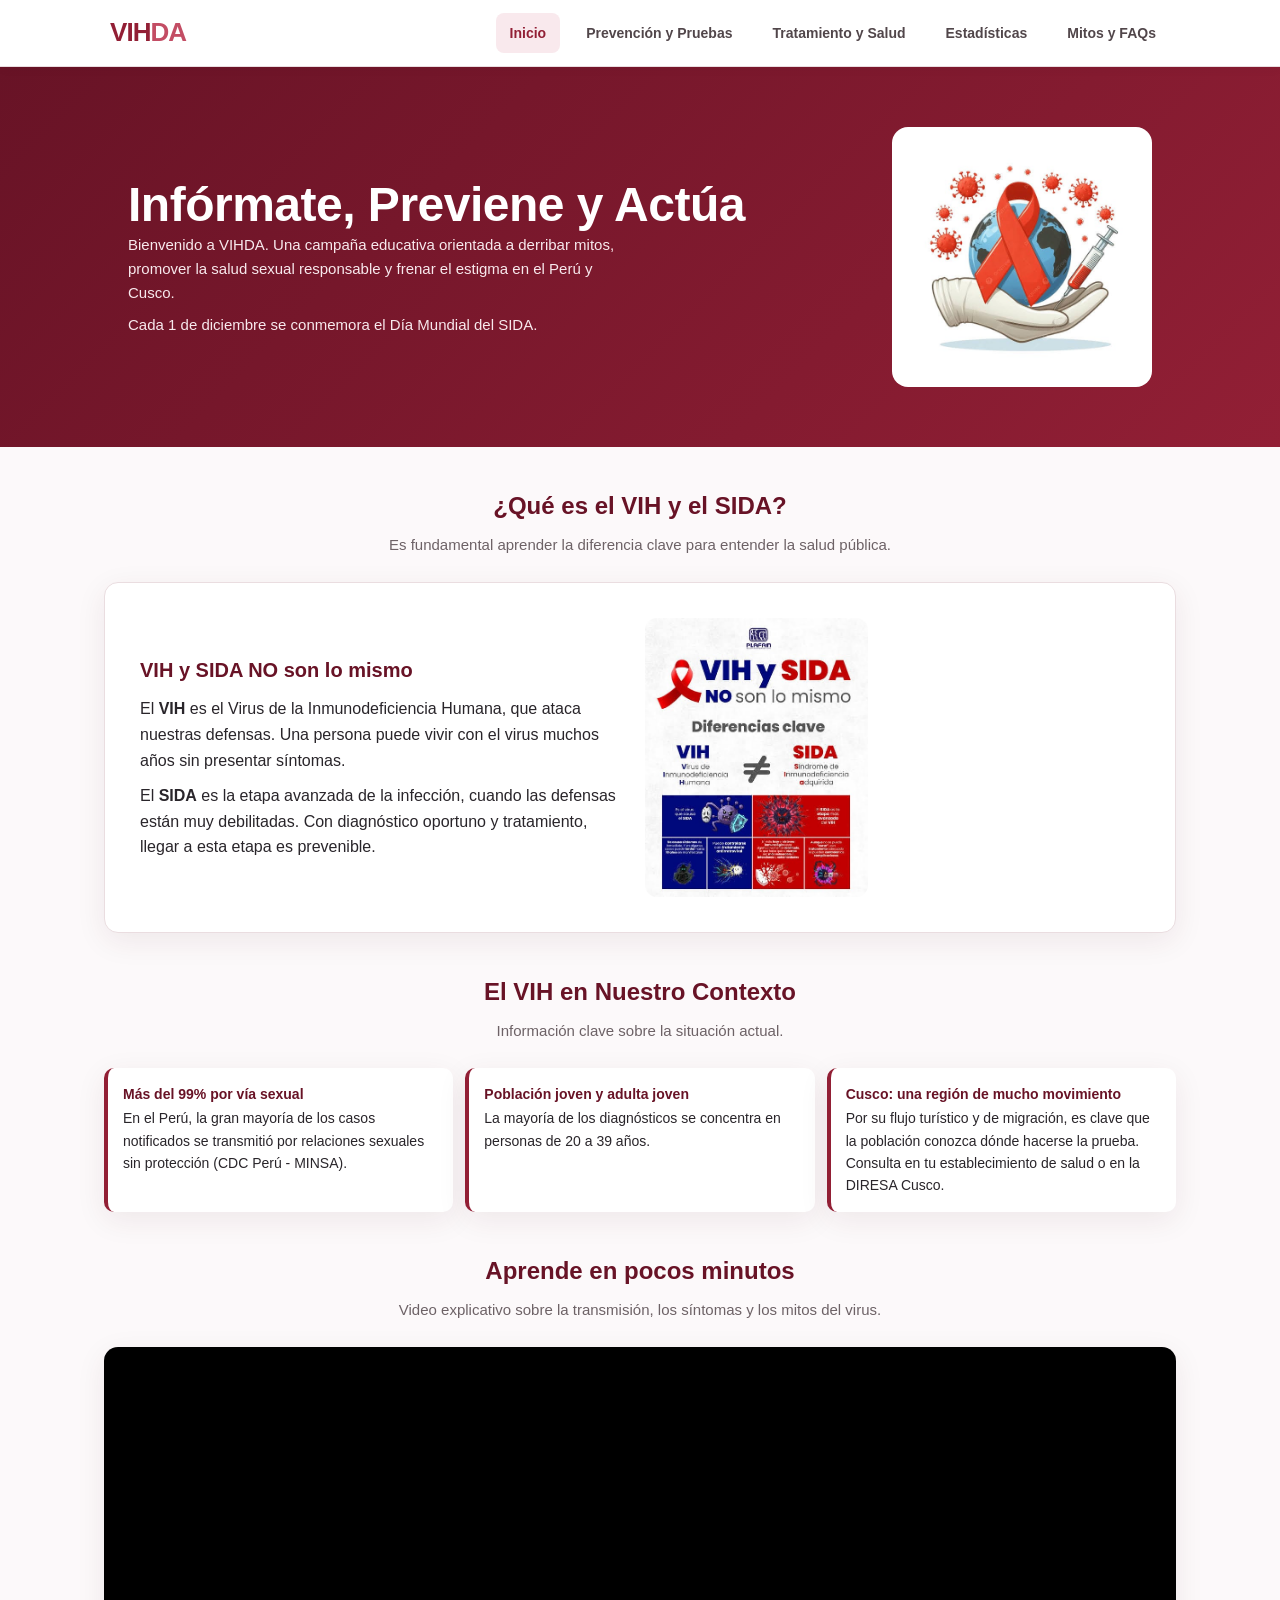
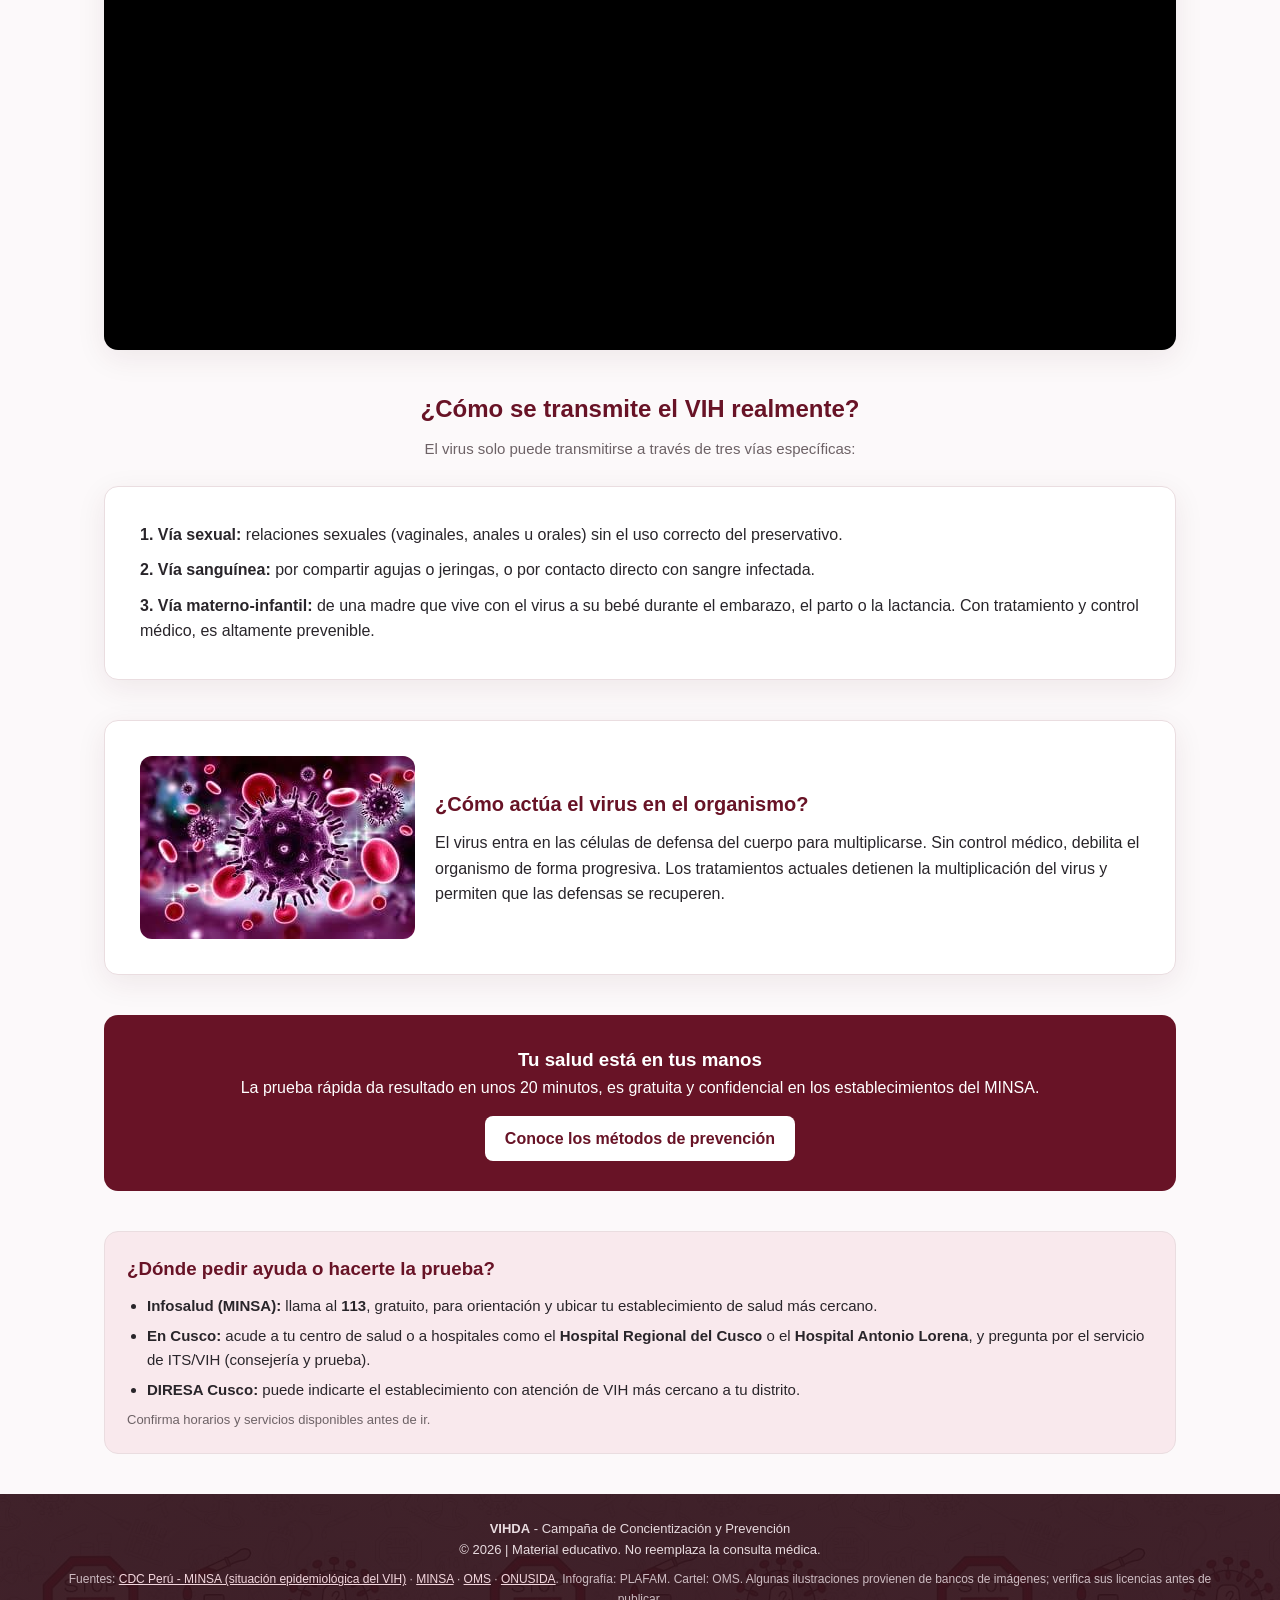
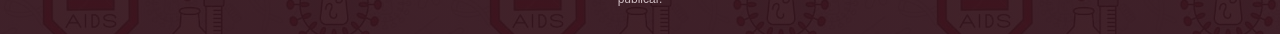
<file: index.html>
<!DOCTYPE html>
<html lang="es">
<head>
    <meta charset="UTF-8">
    <meta name="viewport" content="width=device-width, initial-scale=1.0">
    <title>VIHDA - Campaña de Prevención del VIH y SIDA</title>
    <meta name="description" content="Campaña educativa sobre VIH y SIDA en el Perú y Cusco: prevención, pruebas, tratamiento y lucha contra el estigma.">
    <meta property="og:title" content="VIHDA - Campaña de Prevención del VIH y SIDA">
    <meta property="og:description" content="Campaña educativa sobre VIH y SIDA en el Perú y Cusco: prevención, pruebas, tratamiento y lucha contra el estigma.">
    <meta property="og:type" content="website">
    <link rel="icon" href="data:image/svg+xml,%3Csvg xmlns='http://www.w3.org/2000/svg' viewBox='0 0 100 100'%3E%3Ctext y='.9em' font-size='90'%3E%F0%9F%8E%97%EF%B8%8F%3C/text%3E%3C/svg%3E">
    <link rel="stylesheet" href="estilos.css">
</head>
<body>
    <a href="#contenido" class="saltar">Saltar al contenido</a>

    <header class="encabezado">
        <div class="nav-contenedor">
            <a href="index.html" class="logo">VIH<span>DA</span></a>
            <nav class="menu-navegacion" aria-label="Menú principal">
                <a href="index.html" class="activo" aria-current="page">Inicio</a>
                <a href="prevencion.html">Prevención y Pruebas</a>
                <a href="tratamiento.html">Tratamiento y Salud</a>
                <a href="estadisticas.html">Estadísticas</a>
                <a href="comunidad.html">Mitos y FAQs</a>
            </nav>
        </div>
    </header>

    <main id="contenido" class="content-wrapper">

        <section class="hero">
            <div>
                <h1>Infórmate, Previene y Actúa</h1>
                <p>Bienvenido a VIHDA. Una campaña educativa orientada a derribar mitos, promover la salud sexual responsable y frenar el estigma en el Perú y Cusco.</p>
                <p class="nota-pequena" style="color:#f8e9ed">Cada 1 de diciembre se conmemora el Día Mundial del SIDA.</p>
            </div>
            <img class="hero-img" src="imagenes/ilustracion-mundial.png" alt="Lazo rojo sobre el planeta, símbolo de la campaña mundial contra el VIH">
        </section>

        <section class="seccion">
            <div class="titulo-seccion">
                <h2>¿Qué es el VIH y el SIDA?</h2>
                <p>Es fundamental aprender la diferencia clave para entender la salud pública.</p>
            </div>

            <div class="bloque-flexible">
                <div>
                    <h3>VIH y SIDA NO son lo mismo</h3>
                    <p>El <strong>VIH</strong> es el Virus de la Inmunodeficiencia Humana, que ataca nuestras defensas. Una persona puede vivir con el virus muchos años sin presentar síntomas.</p>
                    <p style="margin-top: 10px;">El <strong>SIDA</strong> es la etapa avanzada de la infección, cuando las defensas están muy debilitadas. Con diagnóstico oportuno y tratamiento, llegar a esta etapa es prevenible.</p>
                </div>
                <a href="imagenes/infografia-diferencias.png" target="_blank" rel="noopener" title="Abrir la infografía en tamaño completo">
                    <img src="imagenes/infografia-diferencias.png" alt="Infografía de PLAFAM: diferencias clave entre VIH y SIDA">
                </a>
            </div>

            <div class="titulo-seccion espacio-arriba">
                <h2>El VIH en Nuestro Contexto</h2>
                <p>Información clave sobre la situación actual.</p>
            </div>
            <div class="tarjetas-mini">
                <div class="tarjeta-mini">
                    <strong>Más del 99% por vía sexual</strong>
                    En el Perú, la gran mayoría de los casos notificados se transmitió por relaciones sexuales sin protección (CDC Perú - MINSA).
                </div>
                <div class="tarjeta-mini">
                    <strong>Población joven y adulta joven</strong>
                    La mayoría de los diagnósticos se concentra en personas de 20 a 39 años.
                </div>
                <div class="tarjeta-mini">
                    <strong>Cusco: una región de mucho movimiento</strong>
                    Por su flujo turístico y de migración, es clave que la población conozca dónde hacerse la prueba. Consulta en tu establecimiento de salud o en la DIRESA Cusco.
                </div>
            </div>

            <div class="titulo-seccion espacio-arriba">
                <h2>Aprende en pocos minutos</h2>
                <p>Video explicativo sobre la transmisión, los síntomas y los mitos del virus.</p>
            </div>
            <div class="video-contenedor" id="video-contenedor"></div>

            <div class="titulo-seccion espacio-arriba">
                <h2>¿Cómo se transmite el VIH realmente?</h2>
                <p>El virus solo puede transmitirse a través de tres vías específicas:</p>
            </div>
            <div class="bloque-flexible">
                <div>
                    <p style="margin-bottom: 10px;"><strong>1. Vía sexual:</strong> relaciones sexuales (vaginales, anales u orales) sin el uso correcto del preservativo.</p>
                    <p style="margin-bottom: 10px;"><strong>2. Vía sanguínea:</strong> por compartir agujas o jeringas, o por contacto directo con sangre infectada.</p>
                    <p><strong>3. Vía materno-infantil:</strong> de una madre que vive con el virus a su bebé durante el embarazo, el parto o la lactancia. Con tratamiento y control médico, es altamente prevenible.</p>
                </div>
            </div>

            <div class="bloque-flexible espacio-arriba">
                <img src="imagenes/render-virus.png" alt="Representación del virus del VIH rodeado de glóbulos rojos">
                <div>
                    <h3>¿Cómo actúa el virus en el organismo?</h3>
                    <p>El virus entra en las células de defensa del cuerpo para multiplicarse. Sin control médico, debilita el organismo de forma progresiva. Los tratamientos actuales detienen la multiplicación del virus y permiten que las defensas se recuperen.</p>
                </div>
            </div>

            <div class="banner-accion">
                <h3>Tu salud está en tus manos</h3>
                <p>La prueba rápida da resultado en unos 20 minutos, es gratuita y confidencial en los establecimientos del MINSA.</p>
                <a href="prevencion.html" class="boton-blanco">Conoce los métodos de prevención</a>
            </div>

        <div class="caja-ayuda">
            <h3>¿Dónde pedir ayuda o hacerte la prueba?</h3>
            <ul>
                <li><strong>Infosalud (MINSA):</strong> llama al <strong>113</strong>, gratuito, para orientación y ubicar tu establecimiento de salud más cercano.</li>
                <li><strong>En Cusco:</strong> acude a tu centro de salud o a hospitales como el <strong>Hospital Regional del Cusco</strong> o el <strong>Hospital Antonio Lorena</strong>, y pregunta por el servicio de ITS/VIH (consejería y prueba).</li>
                <li><strong>DIRESA Cusco:</strong> puede indicarte el establecimiento con atención de VIH más cercano a tu distrito.</li>
            </ul>
            <p class="nota-pequena">Confirma horarios y servicios disponibles antes de ir.</p>
        </div>
        </section>
    </main>

    <footer class="pie">
        <p><strong>VIHDA</strong> - Campaña de Concientización y Prevención</p>
        <p>&copy; <span id="anio-actual"></span> | Material educativo. No reemplaza la consulta médica.</p>
        <p class="fuentes">Fuentes: <a href="https://www.dge.gob.pe/vih/" target="_blank" rel="noopener">CDC Perú - MINSA (situación epidemiológica del VIH)</a> · <a href="https://www.gob.pe/minsa" target="_blank" rel="noopener">MINSA</a> · <a href="https://www.who.int/es/health-topics/hiv-aids" target="_blank" rel="noopener">OMS</a> · <a href="https://www.unaids.org/es" target="_blank" rel="noopener">ONUSIDA</a>. Infografía: PLAFAM. Cartel: OMS. Algunas ilustraciones provienen de bancos de imágenes; verifica sus licencias antes de publicar.</p>
    </footer>

    <script src="script.js"></script>
</body>
</html>
</file>
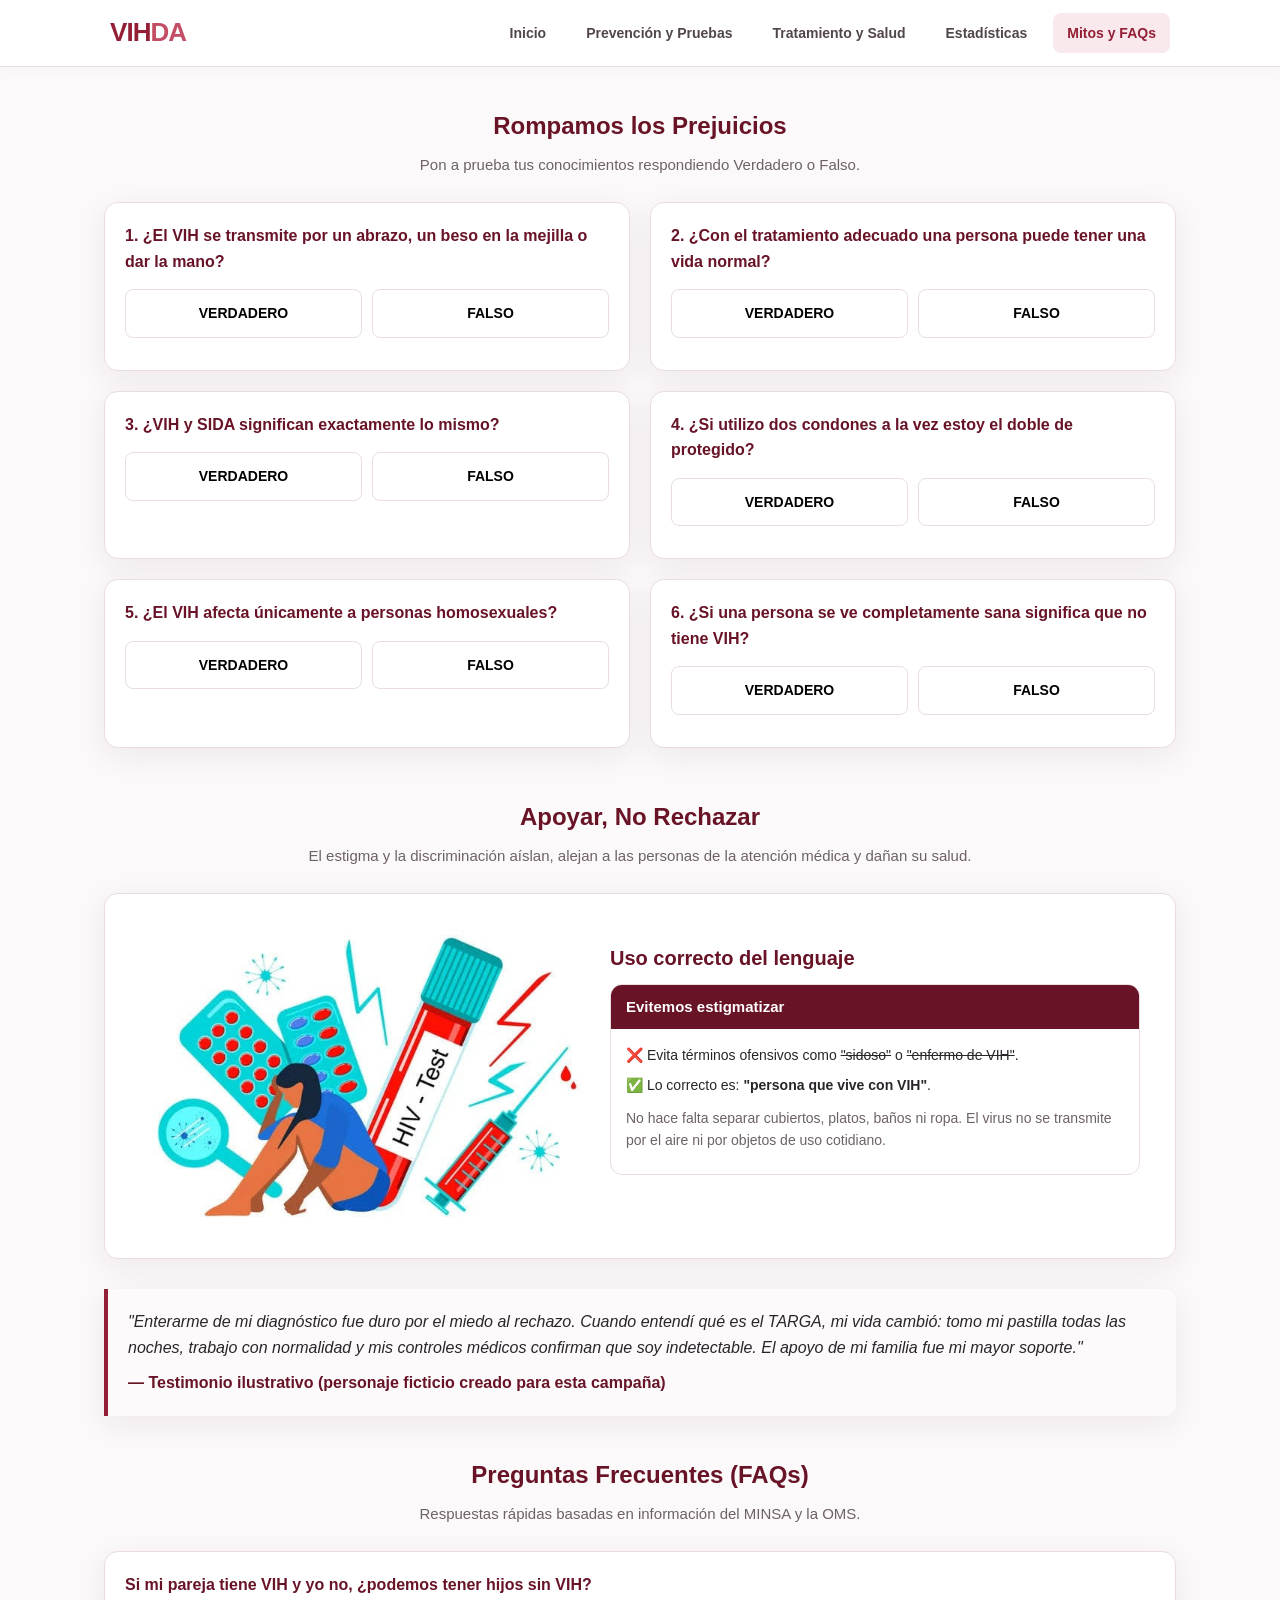
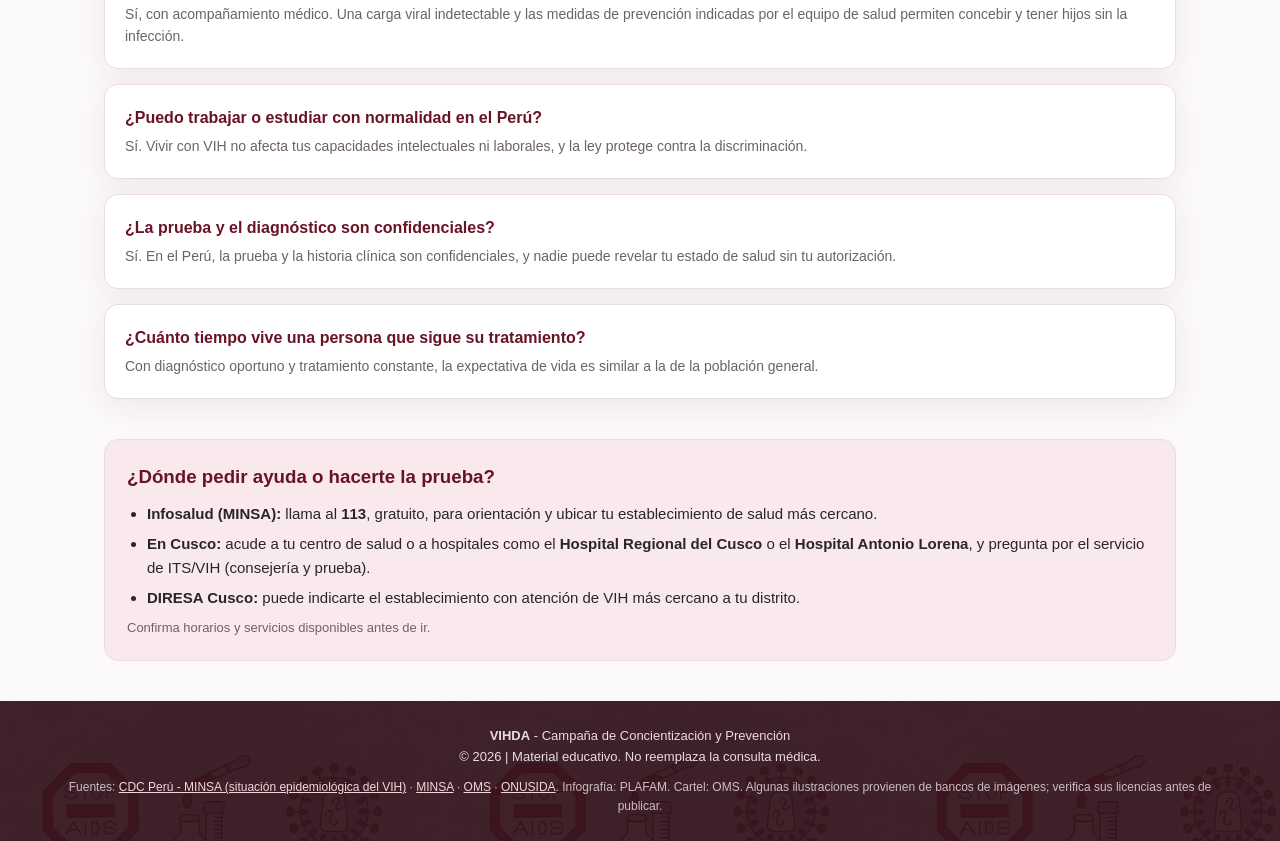
<file: comunidad.html>
<!DOCTYPE html>
<html lang="es">
<head>
    <meta charset="UTF-8">
    <meta name="viewport" content="width=device-width, initial-scale=1.0">
    <title>Mitos y FAQs - VIHDA</title>
    <meta name="description" content="Cuestionario de mitos y verdades sobre el VIH, lenguaje sin estigma y preguntas frecuentes.">
    <meta property="og:title" content="Mitos y FAQs - VIHDA">
    <meta property="og:description" content="Cuestionario de mitos y verdades sobre el VIH, lenguaje sin estigma y preguntas frecuentes.">
    <meta property="og:type" content="website">
    <link rel="icon" href="data:image/svg+xml,%3Csvg xmlns='http://www.w3.org/2000/svg' viewBox='0 0 100 100'%3E%3Ctext y='.9em' font-size='90'%3E%F0%9F%8E%97%EF%B8%8F%3C/text%3E%3C/svg%3E">
    <link rel="stylesheet" href="estilos.css">
</head>
<body>
    <a href="#contenido" class="saltar">Saltar al contenido</a>

    <header class="encabezado">
        <div class="nav-contenedor">
            <a href="index.html" class="logo">VIH<span>DA</span></a>
            <nav class="menu-navegacion" aria-label="Menú principal">
                <a href="index.html">Inicio</a>
                <a href="prevencion.html">Prevención y Pruebas</a>
                <a href="tratamiento.html">Tratamiento y Salud</a>
                <a href="estadisticas.html">Estadísticas</a>
                <a href="comunidad.html" class="activo" aria-current="page">Mitos y FAQs</a>
            </nav>
        </div>
    </header>

    <main id="contenido" class="seccion">

        <div class="titulo-seccion">
            <h2>Rompamos los Prejuicios</h2>
            <p>Pon a prueba tus conocimientos respondiendo Verdadero o Falso.</p>
        </div>

        <div class="cuestionario">
            <div class="pregunta">
                <h3>1. ¿El VIH se transmite por un abrazo, un beso en la mejilla o dar la mano?</h3>
                <div class="opciones">
                    <button data-grupo="p1" data-respuesta="verdadero">VERDADERO</button>
                    <button data-grupo="p1" data-respuesta="falso">FALSO</button>
                </div>
                <div id="r-p1" class="resultado" aria-live="polite"></div>
            </div>
            <div class="pregunta">
                <h3>2. ¿Con el tratamiento adecuado una persona puede tener una vida normal?</h3>
                <div class="opciones">
                    <button data-grupo="p2" data-respuesta="verdadero">VERDADERO</button>
                    <button data-grupo="p2" data-respuesta="falso">FALSO</button>
                </div>
                <div id="r-p2" class="resultado" aria-live="polite"></div>
            </div>
            <div class="pregunta">
                <h3>3. ¿VIH y SIDA significan exactamente lo mismo?</h3>
                <div class="opciones">
                    <button data-grupo="p3" data-respuesta="verdadero">VERDADERO</button>
                    <button data-grupo="p3" data-respuesta="falso">FALSO</button>
                </div>
                <div id="r-p3" class="resultado" aria-live="polite"></div>
            </div>
            <div class="pregunta">
                <h3>4. ¿Si utilizo dos condones a la vez estoy el doble de protegido?</h3>
                <div class="opciones">
                    <button data-grupo="p4" data-respuesta="verdadero">VERDADERO</button>
                    <button data-grupo="p4" data-respuesta="falso">FALSO</button>
                </div>
                <div id="r-p4" class="resultado" aria-live="polite"></div>
            </div>
            <div class="pregunta">
                <h3>5. ¿El VIH afecta únicamente a personas homosexuales?</h3>
                <div class="opciones">
                    <button data-grupo="p5" data-respuesta="verdadero">VERDADERO</button>
                    <button data-grupo="p5" data-respuesta="falso">FALSO</button>
                </div>
                <div id="r-p5" class="resultado" aria-live="polite"></div>
            </div>
            <div class="pregunta">
                <h3>6. ¿Si una persona se ve completamente sana significa que no tiene VIH?</h3>
                <div class="opciones">
                    <button data-grupo="p6" data-respuesta="verdadero">VERDADERO</button>
                    <button data-grupo="p6" data-respuesta="falso">FALSO</button>
                </div>
                <div id="r-p6" class="resultado" aria-live="polite"></div>
            </div>
        </div>

        <div id="resumen-cuestionario" class="resumen-cuestionario" hidden>
            <h3 id="puntaje"></h3>
            <p id="mensaje-puntaje"></p>
            <button type="button" id="boton-reiniciar" class="boton-reiniciar">Volver a intentar</button>
        </div>

        <div class="titulo-seccion espacio-arriba-grande">
            <h2>Apoyar, No Rechazar</h2>
            <p>El estigma y la discriminación aíslan, alejan a las personas de la atención médica y dañan su salud.</p>
        </div>

        <div class="bloque-flexible">
            <img src="imagenes/ilustracion-apoyo.png" alt="Ilustración de una persona sentada y angustiada junto a una prueba de VIH, medicamentos y una jeringa">
            <div>
                <h3>Uso correcto del lenguaje</h3>
                <div class="cuadro-lenguaje">
                    <div class="cuadro-titulo">Evitemos estigmatizar</div>
                    <div class="cuadro-cuerpo">
                        <p>❌ Evita términos ofensivos como <s>"sidoso"</s> o <s>"enfermo de VIH"</s>.</p>
                        <p>✅ Lo correcto es: <strong>"persona que vive con VIH"</strong>.</p>
                        <p style="margin-top: 10px; color: var(--texto-suave);">No hace falta separar cubiertos, platos, baños ni ropa. El virus no se transmite por el aire ni por objetos de uso cotidiano.</p>
                    </div>
                </div>
            </div>
        </div>

        <div class="bloque-testimonio">
            <p>"Enterarme de mi diagnóstico fue duro por el miedo al rechazo. Cuando entendí qué es el TARGA, mi vida cambió: tomo mi pastilla todas las noches, trabajo con normalidad y mis controles médicos confirman que soy indetectable. El apoyo de mi familia fue mi mayor soporte."</p>
            <span class="firma">— Testimonio ilustrativo (personaje ficticio creado para esta campaña)</span>
        </div>

        <div class="titulo-seccion espacio-arriba">
            <h2>Preguntas Frecuentes (FAQs)</h2>
            <p>Respuestas rápidas basadas en información del MINSA y la OMS.</p>
        </div>

        <div class="lista-faq">
            <div class="pregunta">
                <h3>Si mi pareja tiene VIH y yo no, ¿podemos tener hijos sin VIH?</h3>
                <p>Sí, con acompañamiento médico. Una carga viral indetectable y las medidas de prevención indicadas por el equipo de salud permiten concebir y tener hijos sin la infección.</p>
            </div>
            <div class="pregunta">
                <h3>¿Puedo trabajar o estudiar con normalidad en el Perú?</h3>
                <p>Sí. Vivir con VIH no afecta tus capacidades intelectuales ni laborales, y la ley protege contra la discriminación.</p>
            </div>
            <div class="pregunta">
                <h3>¿La prueba y el diagnóstico son confidenciales?</h3>
                <p>Sí. En el Perú, la prueba y la historia clínica son confidenciales, y nadie puede revelar tu estado de salud sin tu autorización.</p>
            </div>
            <div class="pregunta">
                <h3>¿Cuánto tiempo vive una persona que sigue su tratamiento?</h3>
                <p>Con diagnóstico oportuno y tratamiento constante, la expectativa de vida es similar a la de la población general.</p>
            </div>
        </div>

        <div class="caja-ayuda">
            <h3>¿Dónde pedir ayuda o hacerte la prueba?</h3>
            <ul>
                <li><strong>Infosalud (MINSA):</strong> llama al <strong>113</strong>, gratuito, para orientación y ubicar tu establecimiento de salud más cercano.</li>
                <li><strong>En Cusco:</strong> acude a tu centro de salud o a hospitales como el <strong>Hospital Regional del Cusco</strong> o el <strong>Hospital Antonio Lorena</strong>, y pregunta por el servicio de ITS/VIH (consejería y prueba).</li>
                <li><strong>DIRESA Cusco:</strong> puede indicarte el establecimiento con atención de VIH más cercano a tu distrito.</li>
            </ul>
            <p class="nota-pequena">Confirma horarios y servicios disponibles antes de ir.</p>
        </div>
    </main>

    <footer class="pie">
        <p><strong>VIHDA</strong> - Campaña de Concientización y Prevención</p>
        <p>&copy; <span id="anio-actual"></span> | Material educativo. No reemplaza la consulta médica.</p>
        <p class="fuentes">Fuentes: <a href="https://www.dge.gob.pe/vih/" target="_blank" rel="noopener">CDC Perú - MINSA (situación epidemiológica del VIH)</a> · <a href="https://www.gob.pe/minsa" target="_blank" rel="noopener">MINSA</a> · <a href="https://www.who.int/es/health-topics/hiv-aids" target="_blank" rel="noopener">OMS</a> · <a href="https://www.unaids.org/es" target="_blank" rel="noopener">ONUSIDA</a>. Infografía: PLAFAM. Cartel: OMS. Algunas ilustraciones provienen de bancos de imágenes; verifica sus licencias antes de publicar.</p>
    </footer>

    <script src="script.js"></script>
</body>
</html>
</file>
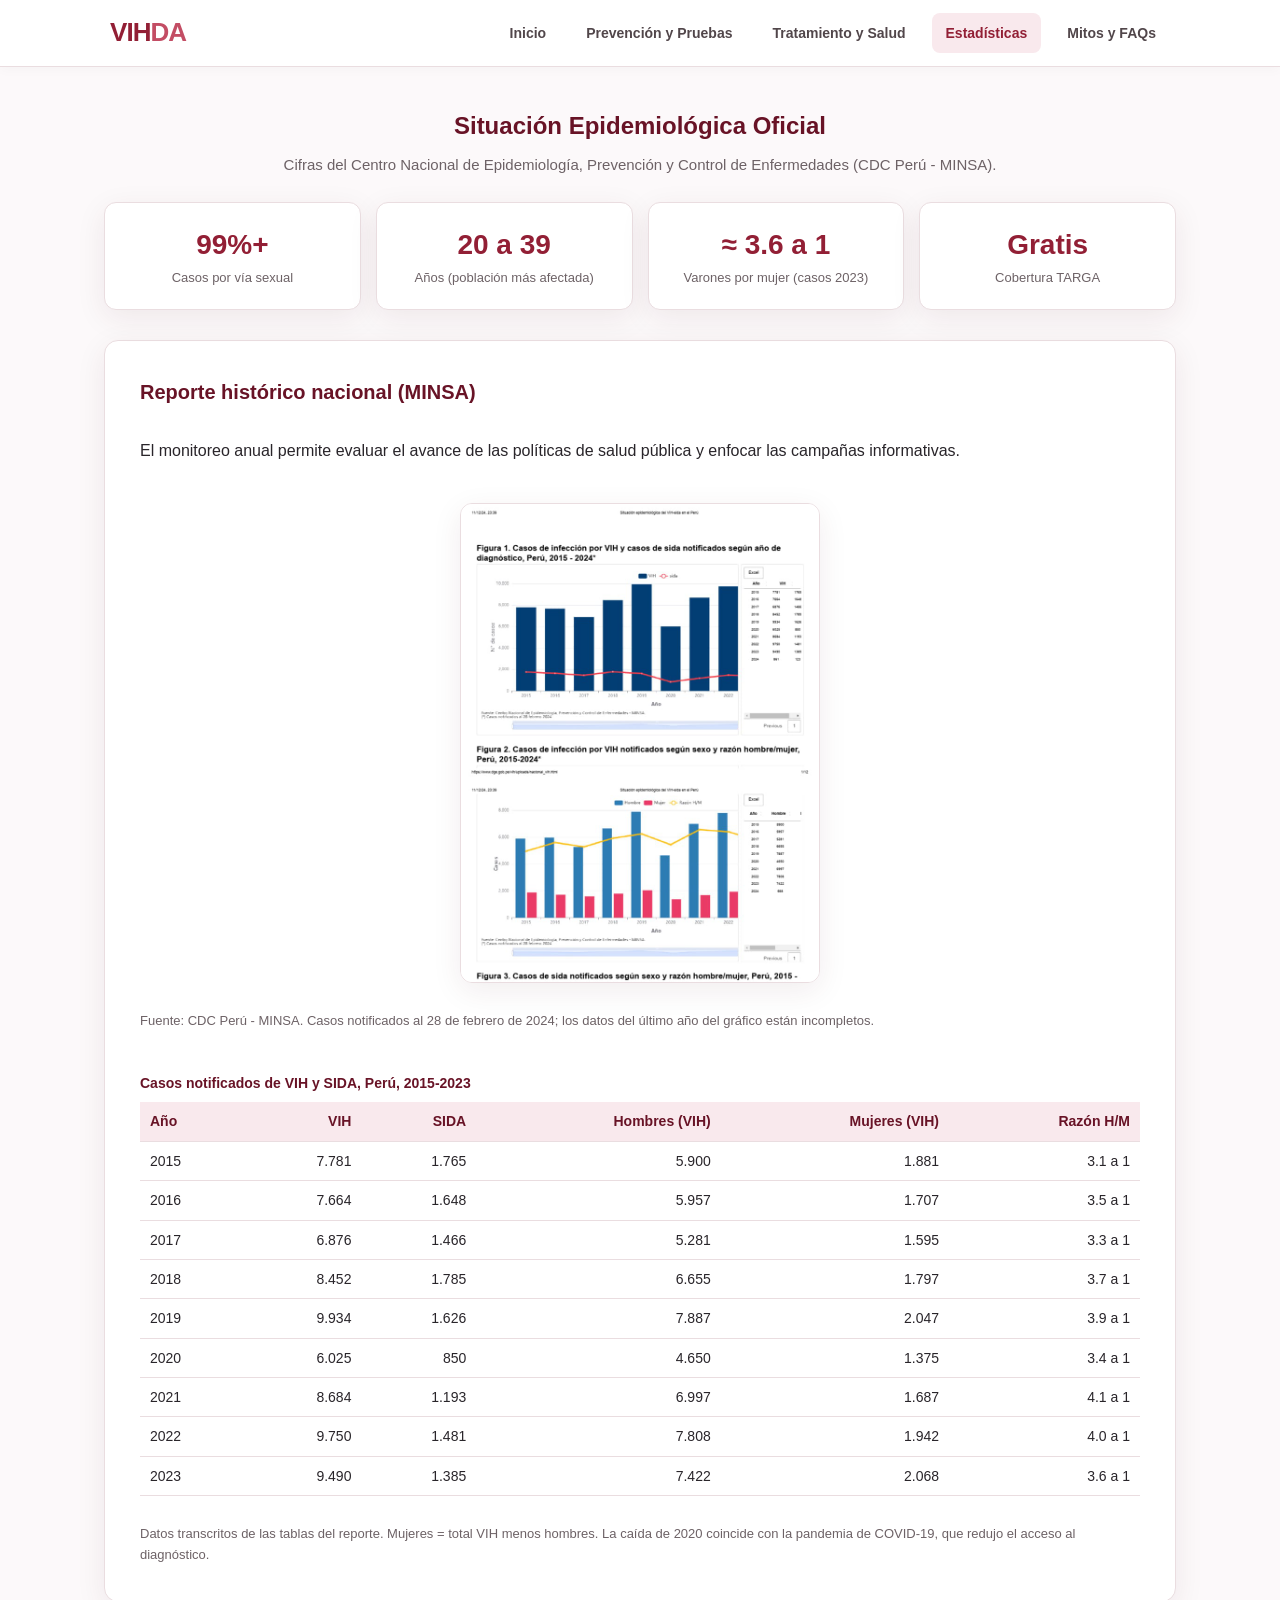
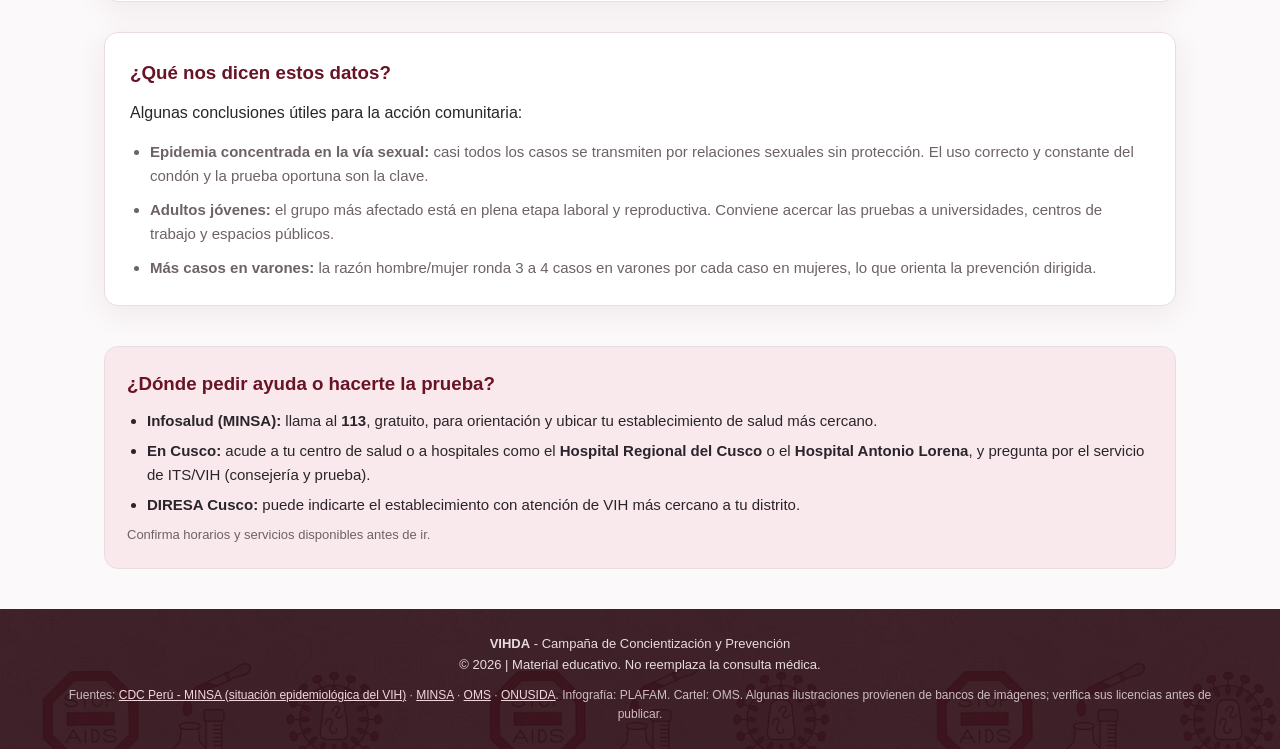
<file: estadisticas.html>
<!DOCTYPE html>
<html lang="es">
<head>
    <meta charset="UTF-8">
    <meta name="viewport" content="width=device-width, initial-scale=1.0">
    <title>Estadísticas de Impacto - VIHDA</title>
    <meta name="description" content="Situación epidemiológica del VIH en el Perú según el CDC Perú - MINSA.">
    <meta property="og:title" content="Estadísticas de Impacto - VIHDA">
    <meta property="og:description" content="Situación epidemiológica del VIH en el Perú según el CDC Perú - MINSA.">
    <meta property="og:type" content="website">
    <link rel="icon" href="data:image/svg+xml,%3Csvg xmlns='http://www.w3.org/2000/svg' viewBox='0 0 100 100'%3E%3Ctext y='.9em' font-size='90'%3E%F0%9F%8E%97%EF%B8%8F%3C/text%3E%3C/svg%3E">
    <link rel="stylesheet" href="estilos.css">
</head>
<body>
    <a href="#contenido" class="saltar">Saltar al contenido</a>

    <header class="encabezado">
        <div class="nav-contenedor">
            <a href="index.html" class="logo">VIH<span>DA</span></a>
            <nav class="menu-navegacion" aria-label="Menú principal">
                <a href="index.html">Inicio</a>
                <a href="prevencion.html">Prevención y Pruebas</a>
                <a href="tratamiento.html">Tratamiento y Salud</a>
                <a href="estadisticas.html" class="activo" aria-current="page">Estadísticas</a>
                <a href="comunidad.html">Mitos y FAQs</a>
            </nav>
        </div>
    </header>

    <main id="contenido" class="seccion">

        <div class="titulo-seccion">
            <h2>Situación Epidemiológica Oficial</h2>
            <p>Cifras del Centro Nacional de Epidemiología, Prevención y Control de Enfermedades (CDC Perú - MINSA).</p>
        </div>

        <div class="grid-kpi">
            <div class="tarjeta-kpi"><span>99%+</span><p>Casos por vía sexual</p></div>
            <div class="tarjeta-kpi"><span>20 a 39</span><p>Años (población más afectada)</p></div>
            <div class="tarjeta-kpi"><span>≈ 3.6 a 1</span><p>Varones por mujer (casos 2023)</p></div>
            <div class="tarjeta-kpi"><span>Gratis</span><p>Cobertura TARGA</p></div>
        </div>

        <div class="bloque-flexible" style="flex-direction: column; align-items: stretch;">
            <h3>Reporte histórico nacional (MINSA)</h3>
            <p style="margin-bottom: 20px;">El monitoreo anual permite evaluar el avance de las políticas de salud pública y enfocar las campañas informativas.</p>

            <div style="display: flex; justify-content: center;">
                <a href="imagenes/graficos-nacionales.png" target="_blank" rel="noopener" title="Abrir en tamaño completo">
                    <img src="imagenes/graficos-nacionales.png" alt="Gráficos del CDC Perú: casos de VIH y SIDA por año (2015-2024) y casos de VIH según sexo" style="border: 1px solid var(--borde); box-shadow: var(--sombra); max-width: 100%; max-height: 480px; object-fit: contain;">
                </a>
            </div>
            <p class="nota-pequena">Fuente: CDC Perú - MINSA. Casos notificados al 28 de febrero de 2024; los datos del último año del gráfico están incompletos.</p>

            <div class="tabla-scroll">
                <table class="tabla-datos">
                    <caption>Casos notificados de VIH y SIDA, Perú, 2015-2023</caption>
                    <thead><tr><th scope="col">Año</th><th scope="col">VIH</th><th scope="col">SIDA</th><th scope="col">Hombres (VIH)</th><th scope="col">Mujeres (VIH)</th><th scope="col">Razón H/M</th></tr></thead>
                    <tbody>
                    <tr><td>2015</td><td>7.781</td><td>1.765</td><td>5.900</td><td>1.881</td><td>3.1 a 1</td></tr>
                    <tr><td>2016</td><td>7.664</td><td>1.648</td><td>5.957</td><td>1.707</td><td>3.5 a 1</td></tr>
                    <tr><td>2017</td><td>6.876</td><td>1.466</td><td>5.281</td><td>1.595</td><td>3.3 a 1</td></tr>
                    <tr><td>2018</td><td>8.452</td><td>1.785</td><td>6.655</td><td>1.797</td><td>3.7 a 1</td></tr>
                    <tr><td>2019</td><td>9.934</td><td>1.626</td><td>7.887</td><td>2.047</td><td>3.9 a 1</td></tr>
                    <tr><td>2020</td><td>6.025</td><td>850</td><td>4.650</td><td>1.375</td><td>3.4 a 1</td></tr>
                    <tr><td>2021</td><td>8.684</td><td>1.193</td><td>6.997</td><td>1.687</td><td>4.1 a 1</td></tr>
                    <tr><td>2022</td><td>9.750</td><td>1.481</td><td>7.808</td><td>1.942</td><td>4.0 a 1</td></tr>
                    <tr><td>2023</td><td>9.490</td><td>1.385</td><td>7.422</td><td>2.068</td><td>3.6 a 1</td></tr>
                    </tbody>
                </table>
            </div>
            <p class="nota-pequena">Datos transcritos de las tablas del reporte. Mujeres = total VIH menos hombres. La caída de 2020 coincide con la pandemia de COVID-19, que redujo el acceso al diagnóstico.</p>
        </div>

        <div class="bloque-analisis-datos">
            <h3>¿Qué nos dicen estos datos?</h3>
            <p style="margin-bottom: 15px;">Algunas conclusiones útiles para la acción comunitaria:</p>
            <ul>
                <li><strong>Epidemia concentrada en la vía sexual:</strong> casi todos los casos se transmiten por relaciones sexuales sin protección. El uso correcto y constante del condón y la prueba oportuna son la clave.</li>
                <li><strong>Adultos jóvenes:</strong> el grupo más afectado está en plena etapa laboral y reproductiva. Conviene acercar las pruebas a universidades, centros de trabajo y espacios públicos.</li>
                <li><strong>Más casos en varones:</strong> la razón hombre/mujer ronda 3 a 4 casos en varones por cada caso en mujeres, lo que orienta la prevención dirigida.</li>
            </ul>
        </div>

        <div class="caja-ayuda">
            <h3>¿Dónde pedir ayuda o hacerte la prueba?</h3>
            <ul>
                <li><strong>Infosalud (MINSA):</strong> llama al <strong>113</strong>, gratuito, para orientación y ubicar tu establecimiento de salud más cercano.</li>
                <li><strong>En Cusco:</strong> acude a tu centro de salud o a hospitales como el <strong>Hospital Regional del Cusco</strong> o el <strong>Hospital Antonio Lorena</strong>, y pregunta por el servicio de ITS/VIH (consejería y prueba).</li>
                <li><strong>DIRESA Cusco:</strong> puede indicarte el establecimiento con atención de VIH más cercano a tu distrito.</li>
            </ul>
            <p class="nota-pequena">Confirma horarios y servicios disponibles antes de ir.</p>
        </div>
    </main>

    <footer class="pie">
        <p><strong>VIHDA</strong> - Campaña de Concientización y Prevención</p>
        <p>&copy; <span id="anio-actual"></span> | Material educativo. No reemplaza la consulta médica.</p>
        <p class="fuentes">Fuentes: <a href="https://www.dge.gob.pe/vih/" target="_blank" rel="noopener">CDC Perú - MINSA (situación epidemiológica del VIH)</a> · <a href="https://www.gob.pe/minsa" target="_blank" rel="noopener">MINSA</a> · <a href="https://www.who.int/es/health-topics/hiv-aids" target="_blank" rel="noopener">OMS</a> · <a href="https://www.unaids.org/es" target="_blank" rel="noopener">ONUSIDA</a>. Infografía: PLAFAM. Cartel: OMS. Algunas ilustraciones provienen de bancos de imágenes; verifica sus licencias antes de publicar.</p>
    </footer>

    <script src="script.js"></script>
</body>
</html>
</file>
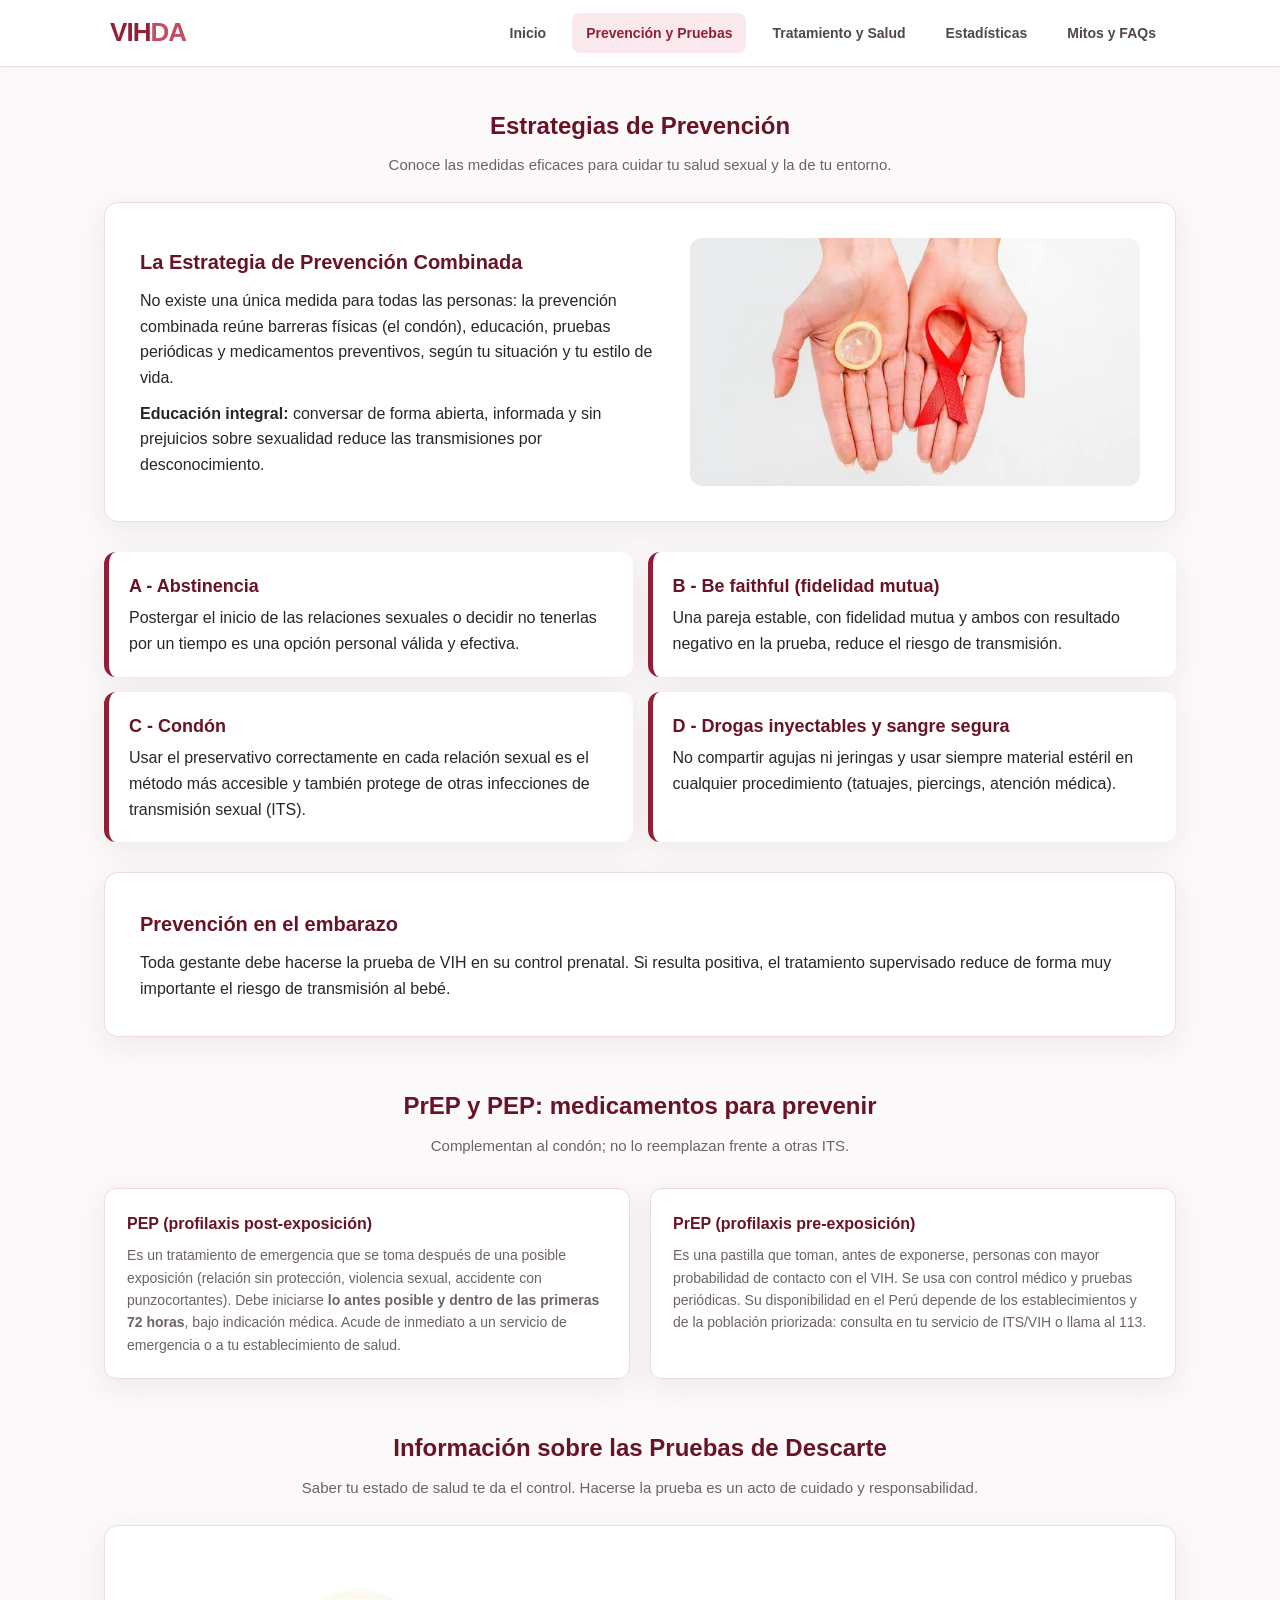
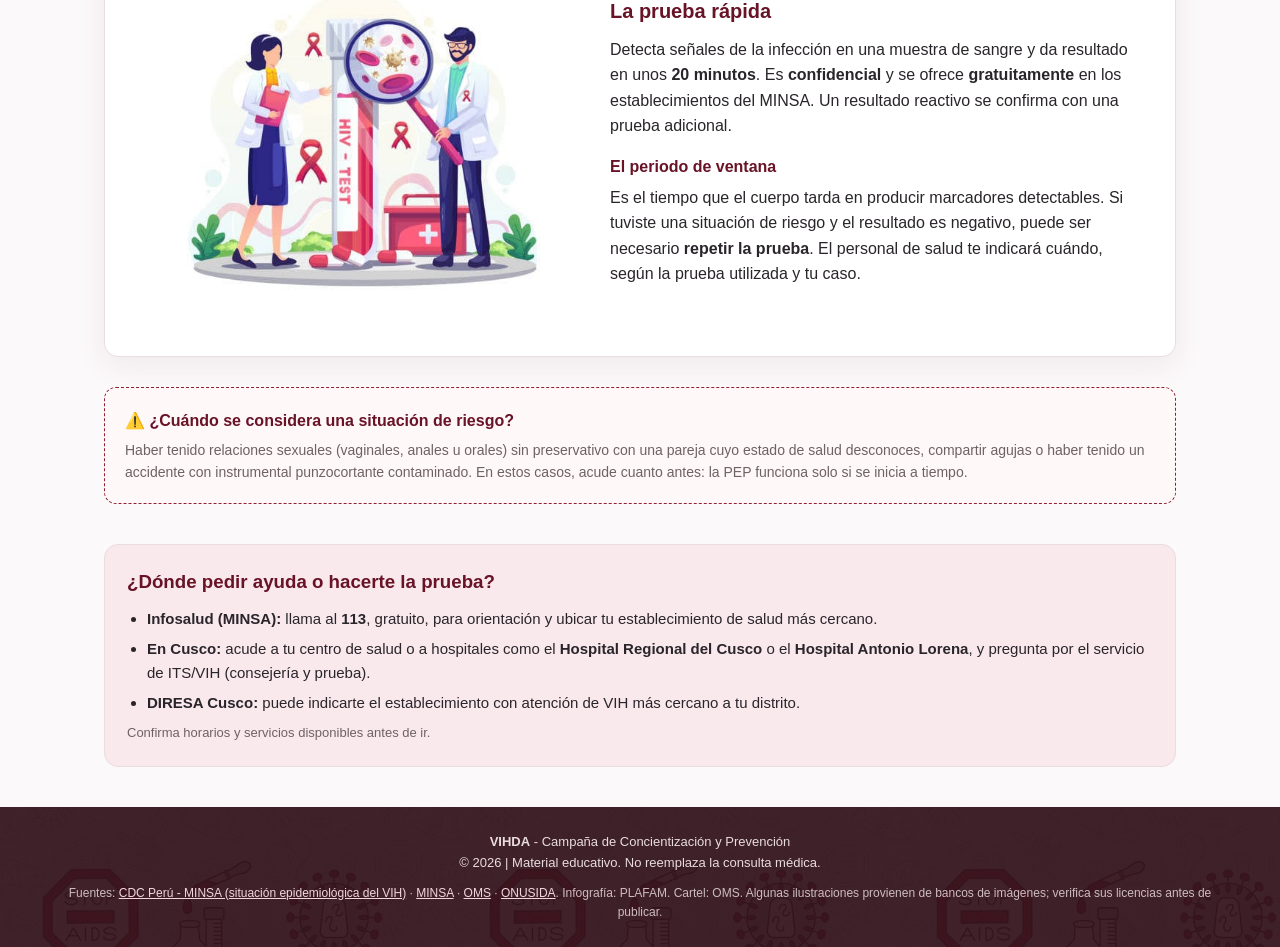
<file: prevencion.html>
<!DOCTYPE html>
<html lang="es">
<head>
    <meta charset="UTF-8">
    <meta name="viewport" content="width=device-width, initial-scale=1.0">
    <title>Prevención y Pruebas - VIHDA</title>
    <meta name="description" content="Métodos de prevención del VIH, PrEP, PEP y cómo es la prueba rápida gratuita del MINSA.">
    <meta property="og:title" content="Prevención y Pruebas - VIHDA">
    <meta property="og:description" content="Métodos de prevención del VIH, PrEP, PEP y cómo es la prueba rápida gratuita del MINSA.">
    <meta property="og:type" content="website">
    <link rel="icon" href="data:image/svg+xml,%3Csvg xmlns='http://www.w3.org/2000/svg' viewBox='0 0 100 100'%3E%3Ctext y='.9em' font-size='90'%3E%F0%9F%8E%97%EF%B8%8F%3C/text%3E%3C/svg%3E">
    <link rel="stylesheet" href="estilos.css">
</head>
<body>
    <a href="#contenido" class="saltar">Saltar al contenido</a>

    <header class="encabezado">
        <div class="nav-contenedor">
            <a href="index.html" class="logo">VIH<span>DA</span></a>
            <nav class="menu-navegacion" aria-label="Menú principal">
                <a href="index.html">Inicio</a>
                <a href="prevencion.html" class="activo" aria-current="page">Prevención y Pruebas</a>
                <a href="tratamiento.html">Tratamiento y Salud</a>
                <a href="estadisticas.html">Estadísticas</a>
                <a href="comunidad.html">Mitos y FAQs</a>
            </nav>
        </div>
    </header>

    <main id="contenido" class="seccion">

        <div class="titulo-seccion">
            <h2>Estrategias de Prevención</h2>
            <p>Conoce las medidas eficaces para cuidar tu salud sexual y la de tu entorno.</p>
        </div>

        <div class="bloque-flexible">
            <div>
                <h3>La Estrategia de Prevención Combinada</h3>
                <p>No existe una única medida para todas las personas: la prevención combinada reúne barreras físicas (el condón), educación, pruebas periódicas y medicamentos preventivos, según tu situación y tu estilo de vida.</p>
                <p style="margin-top: 10px;"><strong>Educación integral:</strong> conversar de forma abierta, informada y sin prejuicios sobre sexualidad reduce las transmisiones por desconocimiento.</p>
            </div>
            <img src="imagenes/foto-prevencion.png" alt="Manos sosteniendo un preservativo y un lazo rojo de concientización">
        </div>

        <div class="lista-abcd">
            <div class="item-abcd">
                <strong>A - Abstinencia</strong>
                <p>Postergar el inicio de las relaciones sexuales o decidir no tenerlas por un tiempo es una opción personal válida y efectiva.</p>
            </div>
            <div class="item-abcd">
                <strong>B - Be faithful (fidelidad mutua)</strong>
                <p>Una pareja estable, con fidelidad mutua y ambos con resultado negativo en la prueba, reduce el riesgo de transmisión.</p>
            </div>
            <div class="item-abcd">
                <strong>C - Condón</strong>
                <p>Usar el preservativo correctamente en cada relación sexual es el método más accesible y también protege de otras infecciones de transmisión sexual (ITS).</p>
            </div>
            <div class="item-abcd">
                <strong>D - Drogas inyectables y sangre segura</strong>
                <p>No compartir agujas ni jeringas y usar siempre material estéril en cualquier procedimiento (tatuajes, piercings, atención médica).</p>
            </div>
        </div>

        <div class="bloque-flexible">
            <div>
                <h3>Prevención en el embarazo</h3>
                <p>Toda gestante debe hacerse la prueba de VIH en su control prenatal. Si resulta positiva, el tratamiento supervisado reduce de forma muy importante el riesgo de transmisión al bebé.</p>
            </div>
        </div>

        <div class="titulo-seccion espacio-arriba-grande">
            <h2>PrEP y PEP: medicamentos para prevenir</h2>
            <p>Complementan al condón; no lo reemplazan frente a otras ITS.</p>
        </div>
        <div class="grid-detalles">
            <div class="cuadro-detalle">
                <h4>PEP (profilaxis post-exposición)</h4>
                <p>Es un tratamiento de emergencia que se toma después de una posible exposición (relación sin protección, violencia sexual, accidente con punzocortantes). Debe iniciarse <strong>lo antes posible y dentro de las primeras 72 horas</strong>, bajo indicación médica. Acude de inmediato a un servicio de emergencia o a tu establecimiento de salud.</p>
            </div>
            <div class="cuadro-detalle">
                <h4>PrEP (profilaxis pre-exposición)</h4>
                <p>Es una pastilla que toman, antes de exponerse, personas con mayor probabilidad de contacto con el VIH. Se usa con control médico y pruebas periódicas. Su disponibilidad en el Perú depende de los establecimientos y de la población priorizada: consulta en tu servicio de ITS/VIH o llama al 113.</p>
            </div>
        </div>

        <div class="titulo-seccion espacio-arriba-grande">
            <h2>Información sobre las Pruebas de Descarte</h2>
            <p>Saber tu estado de salud te da el control. Hacerse la prueba es un acto de cuidado y responsabilidad.</p>
        </div>

        <div class="bloque-flexible">
            <img src="imagenes/ilustracion-test.png" alt="Dos profesionales de salud analizan una prueba de VIH">
            <div>
                <h3>La prueba rápida</h3>
                <p>Detecta señales de la infección en una muestra de sangre y da resultado en unos <strong>20 minutos</strong>. Es <strong>confidencial</strong> y se ofrece <strong>gratuitamente</strong> en los establecimientos del MINSA. Un resultado reactivo se confirma con una prueba adicional.</p>

                <h4 class="subtitulo-rojo">El periodo de ventana</h4>
                <p>Es el tiempo que el cuerpo tarda en producir marcadores detectables. Si tuviste una situación de riesgo y el resultado es negativo, puede ser necesario <strong>repetir la prueba</strong>. El personal de salud te indicará cuándo, según la prueba utilizada y tu caso.</p>
            </div>
        </div>

        <div class="alerta-prevencion">
            <h4>⚠️ ¿Cuándo se considera una situación de riesgo?</h4>
            <p>Haber tenido relaciones sexuales (vaginales, anales u orales) sin preservativo con una pareja cuyo estado de salud desconoces, compartir agujas o haber tenido un accidente con instrumental punzocortante contaminado. En estos casos, acude cuanto antes: la PEP funciona solo si se inicia a tiempo.</p>
        </div>

        <div class="caja-ayuda">
            <h3>¿Dónde pedir ayuda o hacerte la prueba?</h3>
            <ul>
                <li><strong>Infosalud (MINSA):</strong> llama al <strong>113</strong>, gratuito, para orientación y ubicar tu establecimiento de salud más cercano.</li>
                <li><strong>En Cusco:</strong> acude a tu centro de salud o a hospitales como el <strong>Hospital Regional del Cusco</strong> o el <strong>Hospital Antonio Lorena</strong>, y pregunta por el servicio de ITS/VIH (consejería y prueba).</li>
                <li><strong>DIRESA Cusco:</strong> puede indicarte el establecimiento con atención de VIH más cercano a tu distrito.</li>
            </ul>
            <p class="nota-pequena">Confirma horarios y servicios disponibles antes de ir.</p>
        </div>
    </main>

    <footer class="pie">
        <p><strong>VIHDA</strong> - Campaña de Concientización y Prevención</p>
        <p>&copy; <span id="anio-actual"></span> | Material educativo. No reemplaza la consulta médica.</p>
        <p class="fuentes">Fuentes: <a href="https://www.dge.gob.pe/vih/" target="_blank" rel="noopener">CDC Perú - MINSA (situación epidemiológica del VIH)</a> · <a href="https://www.gob.pe/minsa" target="_blank" rel="noopener">MINSA</a> · <a href="https://www.who.int/es/health-topics/hiv-aids" target="_blank" rel="noopener">OMS</a> · <a href="https://www.unaids.org/es" target="_blank" rel="noopener">ONUSIDA</a>. Infografía: PLAFAM. Cartel: OMS. Algunas ilustraciones provienen de bancos de imágenes; verifica sus licencias antes de publicar.</p>
    </footer>

    <script src="script.js"></script>
</body>
</html>
</file>
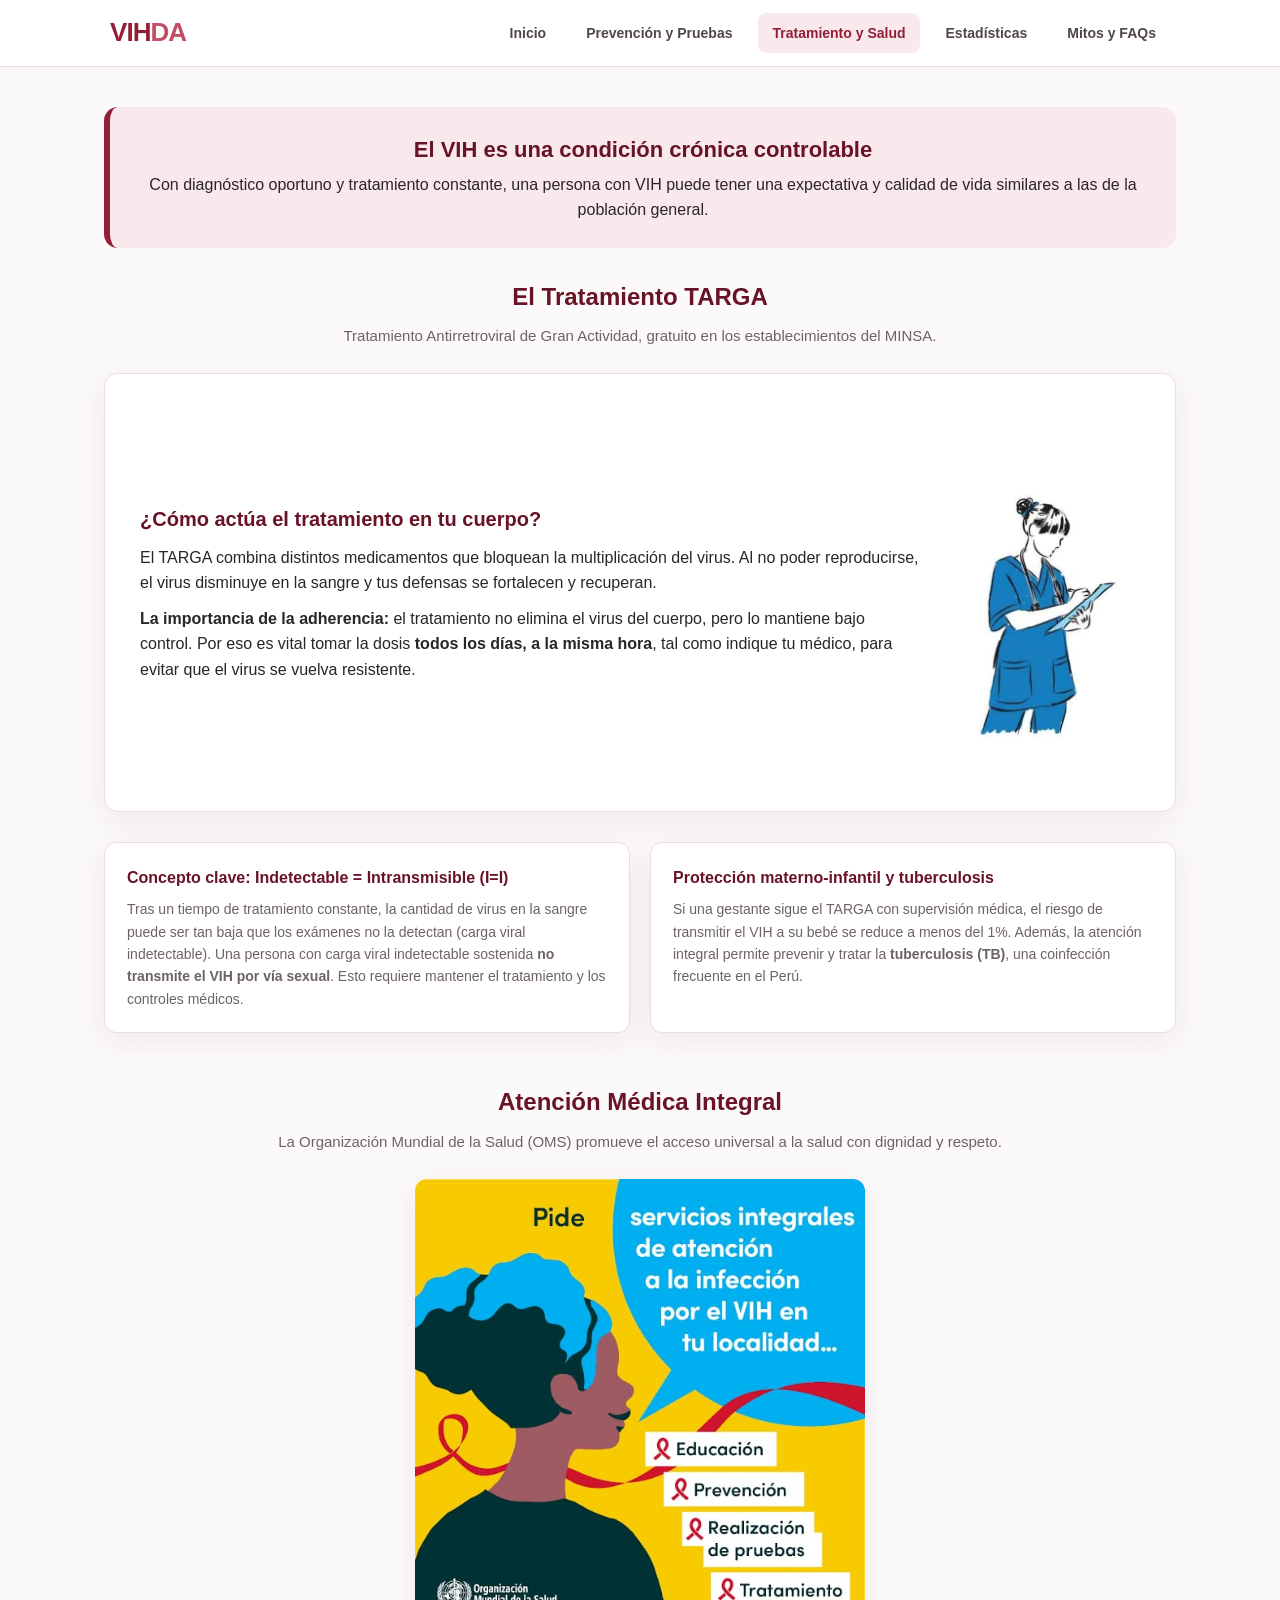
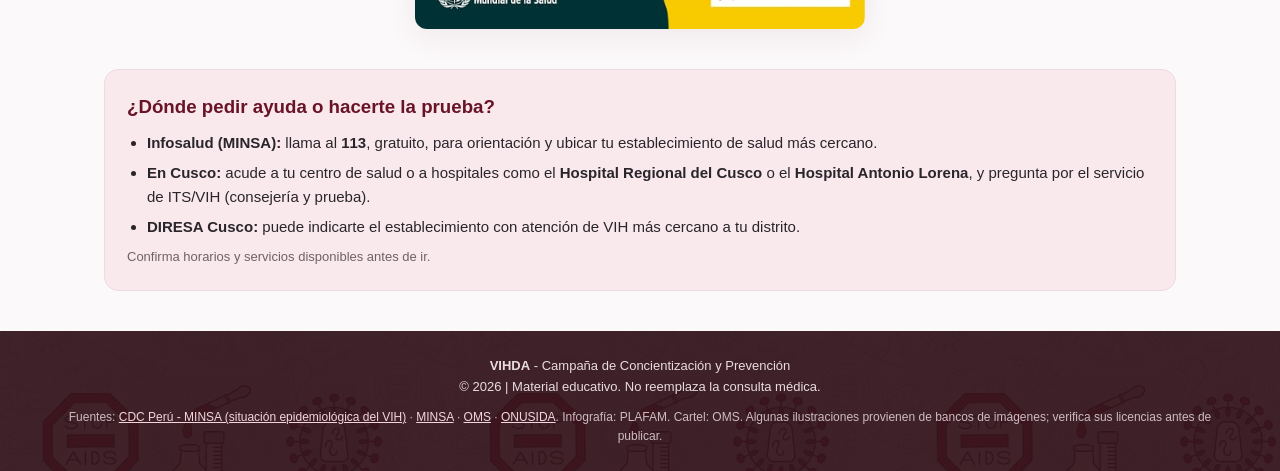
<file: tratamiento.html>
<!DOCTYPE html>
<html lang="es">
<head>
    <meta charset="UTF-8">
    <meta name="viewport" content="width=device-width, initial-scale=1.0">
    <title>Tratamiento y Salud - VIHDA</title>
    <meta name="description" content="Qué es el TARGA, qué significa indetectable = intransmisible y cómo es la atención integral.">
    <meta property="og:title" content="Tratamiento y Salud - VIHDA">
    <meta property="og:description" content="Qué es el TARGA, qué significa indetectable = intransmisible y cómo es la atención integral.">
    <meta property="og:type" content="website">
    <link rel="icon" href="data:image/svg+xml,%3Csvg xmlns='http://www.w3.org/2000/svg' viewBox='0 0 100 100'%3E%3Ctext y='.9em' font-size='90'%3E%F0%9F%8E%97%EF%B8%8F%3C/text%3E%3C/svg%3E">
    <link rel="stylesheet" href="estilos.css">
</head>
<body>
    <a href="#contenido" class="saltar">Saltar al contenido</a>

    <header class="encabezado">
        <div class="nav-contenedor">
            <a href="index.html" class="logo">VIH<span>DA</span></a>
            <nav class="menu-navegacion" aria-label="Menú principal">
                <a href="index.html">Inicio</a>
                <a href="prevencion.html">Prevención y Pruebas</a>
                <a href="tratamiento.html" class="activo" aria-current="page">Tratamiento y Salud</a>
                <a href="estadisticas.html">Estadísticas</a>
                <a href="comunidad.html">Mitos y FAQs</a>
            </nav>
        </div>
    </header>

    <main id="contenido" class="seccion">

        <div class="banner-esperanza">
            <h3>El VIH es una condición crónica controlable</h3>
            <p style="margin-top: 5px;">Con diagnóstico oportuno y tratamiento constante, una persona con VIH puede tener una expectativa y calidad de vida similares a las de la población general.</p>
        </div>

        <div class="titulo-seccion">
            <h2>El Tratamiento TARGA</h2>
            <p>Tratamiento Antirretroviral de Gran Actividad, gratuito en los establecimientos del MINSA.</p>
        </div>

        <div class="bloque-flexible">
            <div>
                <h3>¿Cómo actúa el tratamiento en tu cuerpo?</h3>
                <p>El TARGA combina distintos medicamentos que bloquean la multiplicación del virus. Al no poder reproducirse, el virus disminuye en la sangre y tus defensas se fortalecen y recuperan.</p>
                <p style="margin-top: 10px;"><strong>La importancia de la adherencia:</strong> el tratamiento no elimina el virus del cuerpo, pero lo mantiene bajo control. Por eso es vital tomar la dosis <strong>todos los días, a la misma hora</strong>, tal como indique tu médico, para evitar que el virus se vuelva resistente.</p>
            </div>
            <img src="imagenes/icono-enfermera.png" alt="Ilustración de una enfermera tomando notas en una tabla" style="max-width: 200px; align-self: center;">
        </div>

        <div class="grid-detalles">
            <div class="cuadro-detalle">
                <h4>Concepto clave: Indetectable = Intransmisible (I=I)</h4>
                <p>Tras un tiempo de tratamiento constante, la cantidad de virus en la sangre puede ser tan baja que los exámenes no la detectan (carga viral indetectable). Una persona con carga viral indetectable sostenida <strong>no transmite el VIH por vía sexual</strong>. Esto requiere mantener el tratamiento y los controles médicos.</p>
            </div>
            <div class="cuadro-detalle">
                <h4>Protección materno-infantil y tuberculosis</h4>
                <p>Si una gestante sigue el TARGA con supervisión médica, el riesgo de transmitir el VIH a su bebé se reduce a menos del 1%. Además, la atención integral permite prevenir y tratar la <strong>tuberculosis (TB)</strong>, una coinfección frecuente en el Perú.</p>
            </div>
        </div>

        <div class="titulo-seccion espacio-arriba-grande">
            <h2>Atención Médica Integral</h2>
            <p>La Organización Mundial de la Salud (OMS) promueve el acceso universal a la salud con dignidad y respeto.</p>
        </div>

        <div style="display: flex; justify-content: center;">
            <img src="imagenes/banner-oms.png" alt="Cartel de la OMS: pide servicios integrales de atención del VIH en tu localidad (educación, prevención, pruebas y tratamiento)" style="max-width: 100%; max-height: 450px; object-fit: contain; box-shadow: var(--sombra);">
        </div>

        <div class="caja-ayuda">
            <h3>¿Dónde pedir ayuda o hacerte la prueba?</h3>
            <ul>
                <li><strong>Infosalud (MINSA):</strong> llama al <strong>113</strong>, gratuito, para orientación y ubicar tu establecimiento de salud más cercano.</li>
                <li><strong>En Cusco:</strong> acude a tu centro de salud o a hospitales como el <strong>Hospital Regional del Cusco</strong> o el <strong>Hospital Antonio Lorena</strong>, y pregunta por el servicio de ITS/VIH (consejería y prueba).</li>
                <li><strong>DIRESA Cusco:</strong> puede indicarte el establecimiento con atención de VIH más cercano a tu distrito.</li>
            </ul>
            <p class="nota-pequena">Confirma horarios y servicios disponibles antes de ir.</p>
        </div>
    </main>

    <footer class="pie">
        <p><strong>VIHDA</strong> - Campaña de Concientización y Prevención</p>
        <p>&copy; <span id="anio-actual"></span> | Material educativo. No reemplaza la consulta médica.</p>
        <p class="fuentes">Fuentes: <a href="https://www.dge.gob.pe/vih/" target="_blank" rel="noopener">CDC Perú - MINSA (situación epidemiológica del VIH)</a> · <a href="https://www.gob.pe/minsa" target="_blank" rel="noopener">MINSA</a> · <a href="https://www.who.int/es/health-topics/hiv-aids" target="_blank" rel="noopener">OMS</a> · <a href="https://www.unaids.org/es" target="_blank" rel="noopener">ONUSIDA</a>. Infografía: PLAFAM. Cartel: OMS. Algunas ilustraciones provienen de bancos de imágenes; verifica sus licencias antes de publicar.</p>
    </footer>

    <script src="script.js"></script>
</body>
</html>
</file>
<file: estilos.css>
/* ========================================
   VIHDA - ESTILOS CENTRALES GLOBALES
======================================== */

:root {
    --rojo: #921f35;
    --rojo-oscuro: #681326;
    --rojo-claro: #f9e9ed;
    --blanco: #ffffff;
    --fondo: #fcf9fa;
    --texto: #29252a;
    --texto-suave: #6d6266;
    --borde: #eadde0;
    --verde: #247447;
    --sombra: 0 8px 30px rgba(72, 23, 36, 0.08);
}

* {
    margin: 0;
    padding: 0;
    box-sizing: border-box;
}

html {
    scroll-behavior: smooth;
}

body {
    font-family: Arial, Helvetica, sans-serif;
    background: var(--fondo);
    color: var(--texto);
    line-height: 1.6;
    font-size: 16px;
    display: flex;
    flex-direction: column;
    min-height: 100vh;
}

a, button {
    -webkit-tap-highlight-color: transparent;
    font: inherit;
}

img {
    max-width: 100%;
    height: auto;
    display: block;
    border-radius: 12px;
}

/* ========================================
   ENCABEZADO NAV MULTIPÁGINA (MOBILE-FIRST)
======================================== */

.encabezado {
    width: 100%;
    background: var(--blanco);
    border-bottom: 1px solid var(--borde);
    position: sticky;
    top: 0;
    z-index: 1000;
    box-shadow: 0 2px 12px rgba(0, 0, 0, 0.03);
    padding: 12px 5%;
}

.nav-contenedor {
    display: flex;
    flex-direction: column;
    align-items: center;
    gap: 10px;
}

.logo {
    color: var(--rojo);
    font-size: 26px;
    font-weight: 900;
    letter-spacing: -1px;
    text-decoration: none;
}

.logo span {
    color: #c34d64;
}

.menu-navegacion {
    display: flex;
    flex-wrap: wrap;
    justify-content: center;
    gap: 6px;
    width: 100%;
}

.menu-navegacion a {
    padding: 8px 10px;
    border-radius: 8px;
    color: #51464a;
    font-size: 13px;
    font-weight: 600;
    text-decoration: none;
    transition: background 0.2s, color 0.2s;
    text-align: center;
}

.menu-navegacion a:hover,
.menu-navegacion a.activo {
    background: var(--rojo-claro);
    color: var(--rojo);
}

/* ========================================
   ESTILOS DE CONTENIDO Y HERO
======================================== */

.hero {
    padding: 40px 6%;
    color: var(--blanco);
    background: linear-gradient(135deg, #681326 0%, #921f35 100%);
    text-align: center;
    display: flex;
    flex-direction: column;
    align-items: center;
    gap: 20px;
}

.hero h1 {
    font-size: 32px;
    line-height: 1.2;
    letter-spacing: -0.5px;
}

.hero p {
    color: #f8e9ed;
    font-size: 15px;
    max-width: 500px;
}

.seccion {
    padding: 40px 5%;
    max-width: 1200px;
    margin: 0 auto;
    width: 100%;
}

.titulo-seccion {
    margin-bottom: 25px;
    text-align: center;
}

.titulo-seccion h2 {
    color: var(--rojo-oscuro);
    font-size: 24px;
    margin-bottom: 8px;
}

.titulo-seccion p {
    color: var(--texto-suave);
    font-size: 15px;
}

/* Contenedor Adaptable para Videos */
.video-contenedor {
    position: relative;
    padding-bottom: 56.25%;
    height: 0;
    overflow: hidden;
    max-width: 100%;
    background: #000;
    border-radius: 14px;
    box-shadow: var(--sombra);
    margin: 20px 0;
}

.video-contenedor iframe {
    position: absolute;
    top: 0;
    left: 0;
    width: 100%;
    height: 100%;
    border: 0;
}

/* Bloques Flexibles de Información */
.bloque-flexible {
    display: flex;
    flex-direction: column;
    gap: 20px;
    margin-bottom: 30px;
    background: var(--blanco);
    padding: 20px;
    border-radius: 14px;
    border: 1px solid var(--borde);
    box-shadow: var(--sombra);
}

.bloque-flexible h3 {
    color: var(--rojo-oscuro);
    font-size: 20px;
    margin-bottom: 10px;
}

/* ========================================
   CUESTIONARIO Y DETALLES INTERACTIVOS
======================================== */

.cuestionario {
    display: flex;
    flex-direction: column;
    gap: 20px;
}

.pregunta {
    background: var(--blanco);
    padding: 20px;
    border-radius: 14px;
    border: 1px solid var(--borde);
    box-shadow: var(--sombra);
}

.pregunta h3 {
    font-size: 16px;
    color: var(--rojo-oscuro);
    margin-bottom: 15px;
}

.opciones {
    display: flex;
    gap: 10px;
}

.opciones button {
    flex: 1;
    padding: 12px;
    border: 1px solid var(--borde);
    border-radius: 8px;
    background: var(--blanco);
    font-weight: 700;
    font-size: 14px;
    cursor: pointer;
    transition: all 0.2s;
}

.opciones button:hover {
    border-color: var(--rojo);
    background: var(--rojo-claro);
}

.opciones button:disabled {
    opacity: 0.6;
    cursor: not-allowed;
}

.resultado {
    margin-top: 12px;
    font-size: 14px;
}

.resultado:not(:empty) {
    padding: 10px;
    border-radius: 8px;
}

.resultado.correcto {
    color: var(--verde);
    background: #e9f5ed;
}

.resultado.incorrecto {
    color: var(--rojo-oscuro);
    background: var(--rojo-claro);
}

/* ========================================
   PIE DE PÁGINA
======================================== */

.pie {
    padding: 25px 5%;
    color: #e9dce0;
    /* Imagen de fondo con opacidad baja mezclada con el fondo oscuro */
    background: linear-gradient(rgba(53, 21, 30, 0.94), rgba(53, 21, 30, 0.94)), url('imagenes/patron-iconos.png');
    background-repeat: repeat;
    text-align: center;
    margin-top: auto;
    font-size: 13px;
}

/* ========================================
   DISEÑO PARA PANTALLAS GRANDES (PC)
======================================== */
@media (min-width: 768px) {
    .nav-contenedor {
        flex-direction: row;
        justify-content: space-between;
        padding: 0 4%;
    }
    .menu-navegacion {
        width: auto;
        gap: 12px;
    }
    .menu-navegacion a {
        font-size: 14px;
        padding: 9px 14px;
    }
    .hero {
        flex-direction: row;
        text-align: left;
        padding: 60px 10%;
        justify-content: space-between;
    }
    .hero h1 {
        font-size: 48px;
    }
    .bloque-flexible {
        flex-direction: row;
        align-items: center;
        padding: 35px;
    }
    .bloque-flexible > div {
        flex: 1;
    }
    .bloque-flexible img {
        max-width: 40%;
    }
    .cuestionario {
        display: grid;
        grid-template-columns: repeat(2, 1fr);
    }
}

/* ========================================
   AÑADIDOS: accesibilidad y componentes compartidos
   (antes estaban repetidos dentro de cada HTML)
======================================== */

.saltar {
    position: absolute;
    left: -9999px;
    top: 0;
    background: var(--rojo-oscuro);
    color: var(--blanco);
    padding: 10px 16px;
    z-index: 2000;
    border-radius: 0 0 8px 0;
}
.saltar:focus { left: 0; }

a:focus-visible, button:focus-visible {
    outline: 3px solid #c34d64;
    outline-offset: 2px;
}

/* Imagen de la portada: caja blanca para que no se vea un rectángulo sobre el degradado */
.hero-img {
    background: var(--blanco);
    padding: 12px;
    max-width: 260px;
    border-radius: 16px;
}

.nota-pequena { font-size: 13px; color: var(--texto-suave); margin-top: 8px; }
.espacio-arriba { margin-top: 40px; }
.espacio-arriba-grande { margin-top: 50px; }

/* Tarjetas mini (inicio) */
.tarjetas-mini { display: grid; grid-template-columns: 1fr; gap: 12px; margin: 20px 0; }
.tarjeta-mini {
    background: #fff; padding: 15px; border-radius: 10px;
    border-left: 4px solid var(--rojo); box-shadow: var(--sombra); font-size: 14px;
}
.tarjeta-mini strong { color: var(--rojo-oscuro); display: block; margin-bottom: 2px; }

.banner-accion {
    background: var(--rojo-oscuro); color: #fff; padding: 30px 20px;
    border-radius: 14px; text-align: center; margin-top: 40px;
}
.boton-blanco {
    display: inline-block; background: #fff; color: var(--rojo-oscuro);
    padding: 10px 20px; border-radius: 8px; text-decoration: none;
    font-weight: bold; margin-top: 15px; transition: background 0.2s;
}
.boton-blanco:hover { background: var(--rojo-claro); }

/* Video */
.video-aviso {
    position: absolute; inset: 0; display: flex; align-items: center; justify-content: center;
    color: #fff; text-align: center; padding: 20px; font-size: 15px;
}

/* Prevención */
.lista-abcd { display: grid; grid-template-columns: 1fr; gap: 15px; margin-bottom: 30px; }
.item-abcd {
    background: var(--blanco); padding: 20px; border-radius: 12px;
    border-left: 5px solid var(--rojo); box-shadow: var(--sombra);
}
.item-abcd strong { color: var(--rojo-oscuro); font-size: 18px; display: block; margin-bottom: 5px; }
.alerta-prevencion {
    background: #fff8f9; border: 1px dashed var(--rojo);
    padding: 20px; border-radius: 12px; margin-top: 30px;
}
.alerta-prevencion h4 { color: var(--rojo-oscuro); margin-bottom: 5px; }
.alerta-prevencion p { font-size: 14px; color: var(--texto-suave); }
.subtitulo-rojo { margin: 15px 0 5px; color: var(--rojo-oscuro); }

/* Tratamiento */
.banner-esperanza {
    background: var(--rojo-claro); padding: 25px; border-radius: 14px;
    border-left: 6px solid var(--rojo); text-align: center; margin-bottom: 30px;
}
.banner-esperanza h3 { color: var(--rojo-oscuro); font-size: 22px; }
.grid-detalles { display: grid; grid-template-columns: 1fr; gap: 20px; margin-top: 30px; }
.cuadro-detalle {
    background: #fff; padding: 22px; border-radius: 12px;
    border: 1px solid var(--borde); box-shadow: var(--sombra);
}
.cuadro-detalle h4 { color: var(--rojo-oscuro); margin-bottom: 8px; }
.cuadro-detalle p { font-size: 14px; color: var(--texto-suave); }

/* Comunidad */
.bloque-testimonio {
    background: #fdfafb; border-left: 4px solid var(--rojo); padding: 20px;
    border-radius: 0 12px 12px 0; font-style: italic; margin-bottom: 30px; box-shadow: var(--sombra);
}
.bloque-testimonio .firma {
    display: block; margin-top: 10px; font-weight: bold;
    color: var(--rojo-oscuro); font-style: normal;
}
.cuadro-lenguaje {
    background: var(--blanco); border: 1px solid var(--borde);
    border-radius: 12px; overflow: hidden; margin-bottom: 35px;
}
.cuadro-titulo { background: var(--rojo-oscuro); color: var(--blanco); padding: 10px 15px; font-weight: bold; font-size: 15px; }
.cuadro-cuerpo { padding: 15px; font-size: 14px; }
.cuadro-cuerpo p { margin-bottom: 8px; }
.lista-faq { display: flex; flex-direction: column; gap: 15px; margin-bottom: 30px; }
.lista-faq h3 { margin-bottom: 5px; }
.lista-faq p { font-size: 14px; color: var(--texto-suave); }

.resumen-cuestionario {
    margin-top: 20px; padding: 20px; border-radius: 14px; text-align: center;
    background: var(--rojo-claro); border: 1px solid var(--borde);
}
.resumen-cuestionario[hidden] { display: none; }
.boton-reiniciar {
    margin-top: 12px; padding: 10px 20px; border: 0; border-radius: 8px;
    background: var(--rojo); color: #fff; font-weight: 700; cursor: pointer;
}
.boton-reiniciar:hover { background: var(--rojo-oscuro); }
.cuestionario { margin-bottom: 0; }

/* Estadísticas */
.grid-kpi { display: grid; grid-template-columns: repeat(2, 1fr); gap: 15px; margin-bottom: 30px; }
.tarjeta-kpi {
    background: var(--blanco); padding: 20px; border-radius: 12px; text-align: center;
    border: 1px solid var(--borde); box-shadow: var(--sombra);
}
.tarjeta-kpi span { display: block; font-size: 28px; font-weight: 900; color: var(--rojo); }
.tarjeta-kpi p { font-size: 13px; color: var(--texto-suave); }
.bloque-analisis-datos {
    background: #fff; padding: 25px; border-radius: 14px; border: 1px solid var(--borde);
    box-shadow: var(--sombra); margin-top: 30px;
}
.bloque-analisis-datos h3 { color: var(--rojo-oscuro); margin-bottom: 12px; }
.bloque-analisis-datos ul {
    padding-left: 20px; display: flex; flex-direction: column; gap: 10px;
    color: var(--texto-suave); font-size: 15px;
}
.tabla-scroll { overflow-x: auto; margin-top: 20px; }
.tabla-datos { width: 100%; border-collapse: collapse; font-size: 14px; background: #fff; }
.tabla-datos caption { text-align: left; font-weight: bold; color: var(--rojo-oscuro); padding-bottom: 8px; }
.tabla-datos th, .tabla-datos td { padding: 8px 10px; border-bottom: 1px solid var(--borde); text-align: right; }
.tabla-datos th:first-child, .tabla-datos td:first-child { text-align: left; }
.tabla-datos thead th { background: var(--rojo-claro); color: var(--rojo-oscuro); }

/* Ayuda y fuentes (se usa en el pie y en la sección de contacto) */
.caja-ayuda {
    background: var(--rojo-claro); border: 1px solid var(--borde); border-radius: 14px;
    padding: 22px; margin-top: 40px;
}
.caja-ayuda h3 { color: var(--rojo-oscuro); margin-bottom: 10px; }
.caja-ayuda ul { padding-left: 20px; display: flex; flex-direction: column; gap: 6px; font-size: 15px; }
.pie .fuentes { margin-top: 10px; font-size: 12px; color: #cdbcc2; }
.pie .fuentes a { color: #f3d6dd; }

@media (min-width: 768px) {
    .tarjetas-mini { grid-template-columns: repeat(3, 1fr); }
    .lista-abcd { grid-template-columns: repeat(2, 1fr); }
    .grid-detalles { grid-template-columns: repeat(2, 1fr); }
    .grid-kpi { grid-template-columns: repeat(4, 1fr); }
    .bloque-flexible img { max-width: 45%; }
}

@media (prefers-reduced-motion: reduce) {
    html { scroll-behavior: auto; }
    * { transition: none !important; }
}
</file>
